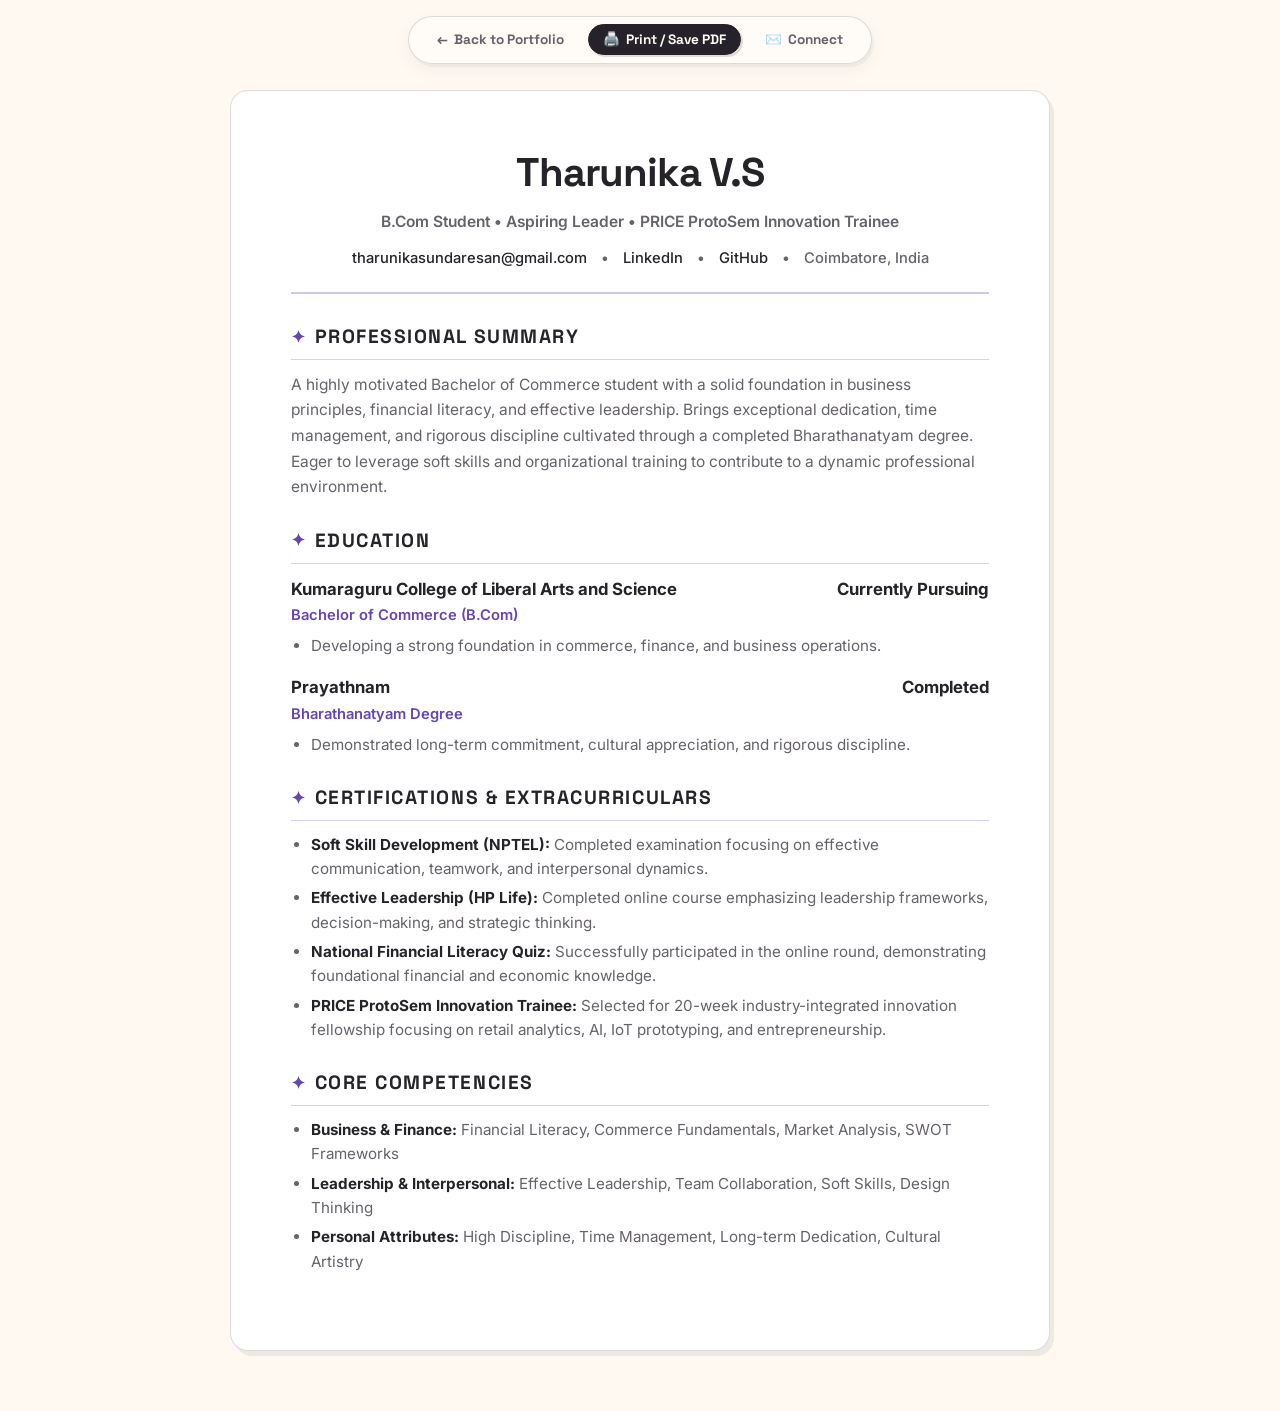
<file: resume.html>
<!DOCTYPE html>
<html lang="en">
<head>
    <meta charset="UTF-8">
    <meta name="viewport" content="width=device-width, initial-scale=1.0">
    <title>Tharunika V.S — Resume | ATS & Print-Ready</title>
    <meta name="description" content="Official Resume of Tharunika V.S — B.Com student, Innovation Engineer Trainee, and Bharathanatyam graduate.">
    
    <!-- Fonts -->
    <link rel="preconnect" href="https://fonts.googleapis.com">
    <link rel="preconnect" href="https://fonts.gstatic.com" crossorigin>
    <link href="https://fonts.googleapis.com/css2?family=DM+Sans:ital,opsz,wght@0,9..40,300..800;1,9..40,300..800&family=Inter:wght@300;400;500;600;700&family=Space+Grotesk:wght@400;500;600;700&display=swap" rel="stylesheet">
    
    <style>
        :root {
            --bg-cream: #FFF9F2;
            --bg-paper: #FFFFFF;
            --text-primary: #252329;
            --text-secondary: #66616B;
            --pastel-lavender: #C9B8FF;
            --pastel-lavender-dark: #6445B8;
            --border-card: rgba(45, 41, 51, 0.16);
            --card-shadow: 4px 5px 0 rgba(45, 41, 51, 0.08);
            --radius-pill: 9999px;
            --radius-lg: 18px;
        }

        *, *::before, *::after {
            box-sizing: border-box;
            margin: 0;
            padding: 0;
        }

        body {
            font-family: 'Inter', -apple-system, system-ui, sans-serif;
            background-color: var(--bg-cream);
            color: var(--text-primary);
            line-height: 1.6;
            padding: 90px 20px 60px;
            -webkit-font-smoothing: antialiased;
        }

        /* Top Web Bar */
        .top-nav {
            position: fixed;
            top: 16px;
            left: 0;
            right: 0;
            display: flex;
            justify-content: center;
            z-index: 100;
            padding: 0 15px;
        }

        .top-nav-inner {
            background: rgba(255, 252, 247, 0.95);
            backdrop-filter: blur(14px);
            -webkit-backdrop-filter: blur(14px);
            border: 1px solid var(--border-card);
            border-radius: var(--radius-pill);
            padding: 6px 14px;
            display: flex;
            align-items: center;
            gap: 10px;
            box-shadow: 0 6px 20px rgba(0, 0, 0, 0.05), 2px 3px 0 rgba(45, 41, 51, 0.04);
        }

        .nav-btn {
            font-family: 'Space Grotesk', sans-serif;
            font-size: 0.85rem;
            font-weight: 700;
            text-decoration: none;
            color: var(--text-secondary);
            padding: 6px 14px;
            border-radius: var(--radius-pill);
            transition: all 0.2s ease;
            cursor: pointer;
            border: none;
            background: transparent;
            display: inline-flex;
            align-items: center;
            gap: 6px;
        }

        .nav-btn:hover {
            color: var(--text-primary);
            background: rgba(201, 184, 255, 0.3);
        }

        .nav-btn-primary {
            background: var(--text-primary);
            color: #FFF9F2 !important;
            border: 1px solid var(--text-primary);
            box-shadow: 2px 2px 0 rgba(45, 41, 51, 0.15);
        }

        .nav-btn-primary:hover {
            background: #3D3944;
        }

        /* Resume Document Container */
        .resume-sheet {
            max-width: 820px;
            margin: 0 auto;
            background: #FFFFFF;
            padding: 50px 60px;
            border-radius: var(--radius-lg);
            border: 1px solid var(--border-card);
            box-shadow: var(--card-shadow);
        }

        .resume-header {
            text-align: center;
            border-bottom: 2px solid rgba(100, 69, 184, 0.3);
            padding-bottom: 22px;
            margin-bottom: 28px;
        }

        .resume-name {
            font-family: 'Space Grotesk', sans-serif;
            font-size: 2.5rem;
            font-weight: 800;
            color: var(--text-primary);
            letter-spacing: -0.03em;
            margin-bottom: 4px;
        }

        .resume-tagline {
            font-size: 1.05rem;
            color: var(--pastel-lavender-dark);
            font-weight: 600;
            margin-bottom: 12px;
        }

        .contact-info {
            display: flex;
            justify-content: center;
            gap: 14px;
            font-size: 0.92rem;
            color: var(--text-secondary);
            flex-wrap: wrap;
            font-weight: 500;
        }

        .contact-info a {
            color: var(--text-primary);
            text-decoration: none;
            transition: color 0.2s;
        }

        .contact-info a:hover {
            color: var(--pastel-lavender-dark);
            text-decoration: underline;
        }

        .resume-section {
            margin-bottom: 26px;
        }

        .section-title {
            font-family: 'Space Grotesk', sans-serif;
            font-size: 1.2rem;
            font-weight: 800;
            color: var(--text-primary);
            text-transform: uppercase;
            letter-spacing: 0.08em;
            border-bottom: 1.5px solid rgba(100, 69, 184, 0.25);
            padding-bottom: 6px;
            margin-bottom: 12px;
            display: flex;
            align-items: center;
            gap: 8px;
        }

        .section-title::before {
            content: '✦';
            color: var(--pastel-lavender-dark);
            font-size: 0.9em;
        }

        .section-item {
            margin-bottom: 16px;
        }

        .section-item-header {
            display: flex;
            justify-content: space-between;
            font-weight: 700;
            font-size: 1.05rem;
            color: var(--text-primary);
            margin-bottom: 2px;
        }

        .section-item-subheader {
            font-weight: 600;
            color: var(--pastel-lavender-dark);
            font-size: 0.92rem;
            margin-bottom: 6px;
        }

        .resume-sheet ul {
            padding-left: 20px;
            margin-top: 5px;
        }

        .resume-sheet li {
            margin-bottom: 5px;
            color: var(--text-secondary);
            font-size: 0.95rem;
            line-height: 1.6;
        }

        .resume-sheet li strong {
            color: var(--text-primary);
        }

        .resume-sheet p {
            color: var(--text-secondary);
            font-size: 0.97rem;
            line-height: 1.65;
        }

        /* Strict ATS Print Rules */
        @media print {
            @page {
                margin: 15mm;
            }
            body {
                padding: 0 !important;
                background: #FFFFFF !important;
                color: #000000 !important;
                font-family: 'Helvetica Neue', Helvetica, Arial, sans-serif !important;
                font-size: 11pt !important;
            }
            .top-nav, .no-print {
                display: none !important;
            }
            .resume-sheet {
                box-shadow: none !important;
                border: none !important;
                padding: 0 !important;
                max-width: 100% !important;
            }
            .resume-header {
                border-bottom: 2px solid #000 !important;
                padding-bottom: 15px !important;
                margin-bottom: 20px !important;
            }
            .resume-name {
                color: #000 !important;
                font-size: 24pt !important;
            }
            .section-title {
                color: #000 !important;
                border-bottom: 1px solid #000 !important;
                font-size: 12pt !important;
            }
            .section-title::before {
                display: none !important;
            }
            .section-item-subheader {
                color: #333 !important;
                font-style: italic !important;
            }
            .resume-sheet li, .resume-sheet p {
                color: #111 !important;
            }
        }

        @media (max-width: 640px) {
            .resume-sheet {
                padding: 30px 20px;
            }
            .resume-name {
                font-size: 2rem;
            }
            .section-item-header {
                flex-direction: column;
                gap: 2px;
            }
        }
    </style>
</head>
<body>

    <!-- Web Navigation Bar -->
    <nav class="top-nav no-print">
        <div class="top-nav-inner">
            <a href="index.html" class="nav-btn">
                <span>←</span> Back to Portfolio
            </a>
            <button onclick="window.print()" class="nav-btn nav-btn-primary">
                <span>🖨️</span> Print / Save PDF
            </button>
            <a href="mailto:tharunikasundaresan@gmail.com" class="nav-btn">
                <span>✉️</span> Connect
            </a>
        </div>
    </nav>

    <!-- Resume Sheet Document -->
    <main class="resume-sheet">
        
        <!-- Header -->
        <header class="resume-header">
            <h1 class="resume-name">Tharunika V.S</h1>
            <p class="resume-tagline no-print">B.Com Student • Aspiring Leader • PRICE ProtoSem Innovation Trainee</p>
            <div class="contact-info">
                <span><a href="mailto:tharunikasundaresan@gmail.com">tharunikasundaresan@gmail.com</a></span> •
                <span><a href="https://www.linkedin.com/in/tharunika-sundaresan-612172375" target="_blank" rel="noopener">LinkedIn</a></span> •
                <span><a href="https://github.com/tharunikasundaresan-gif" target="_blank" rel="noopener">GitHub</a></span> •
                <span>Coimbatore, India</span>
            </div>
        </header>

        <!-- Professional Summary -->
        <section class="resume-section">
            <h2 class="section-title">Professional Summary</h2>
            <p>
                A highly motivated Bachelor of Commerce student with a solid foundation in business principles, financial literacy, and effective leadership. Brings exceptional dedication, time management, and rigorous discipline cultivated through a completed Bharathanatyam degree. Eager to leverage soft skills and organizational training to contribute to a dynamic professional environment.
            </p>
        </section>

        <!-- Education -->
        <section class="resume-section">
            <h2 class="section-title">Education</h2>
            <div class="section-item">
                <div class="section-item-header">
                    <span>Kumaraguru College of Liberal Arts and Science</span>
                    <span>Currently Pursuing</span>
                </div>
                <div class="section-item-subheader">Bachelor of Commerce (B.Com)</div>
                <ul>
                    <li>Developing a strong foundation in commerce, finance, and business operations.</li>
                </ul>
            </div>
            <div class="section-item">
                <div class="section-item-header">
                    <span>Prayathnam</span>
                    <span>Completed</span>
                </div>
                <div class="section-item-subheader">Bharathanatyam Degree</div>
                <ul>
                    <li>Demonstrated long-term commitment, cultural appreciation, and rigorous discipline.</li>
                </ul>
            </div>
        </section>

        <!-- Certifications & Extracurriculars -->
        <section class="resume-section">
            <h2 class="section-title">Certifications & Extracurriculars</h2>
            <div class="section-item">
                <ul>
                    <li><strong>Soft Skill Development (NPTEL):</strong> Completed examination focusing on effective communication, teamwork, and interpersonal dynamics.</li>
                    <li><strong>Effective Leadership (HP Life):</strong> Completed online course emphasizing leadership frameworks, decision-making, and strategic thinking.</li>
                    <li><strong>National Financial Literacy Quiz:</strong> Successfully participated in the online round, demonstrating foundational financial and economic knowledge.</li>
                    <li><strong>PRICE ProtoSem Innovation Trainee:</strong> Selected for 20-week industry-integrated innovation fellowship focusing on retail analytics, AI, IoT prototyping, and entrepreneurship.</li>
                </ul>
            </div>
        </section>

        <!-- Core Competencies -->
        <section class="resume-section">
            <h2 class="section-title">Core Competencies</h2>
            <ul>
                <li><strong>Business & Finance:</strong> Financial Literacy, Commerce Fundamentals, Market Analysis, SWOT Frameworks</li>
                <li><strong>Leadership & Interpersonal:</strong> Effective Leadership, Team Collaboration, Soft Skills, Design Thinking</li>
                <li><strong>Personal Attributes:</strong> High Discipline, Time Management, Long-term Dedication, Cultural Artistry</li>
            </ul>
        </section>

    </main>

</body>
</html>
</file>
